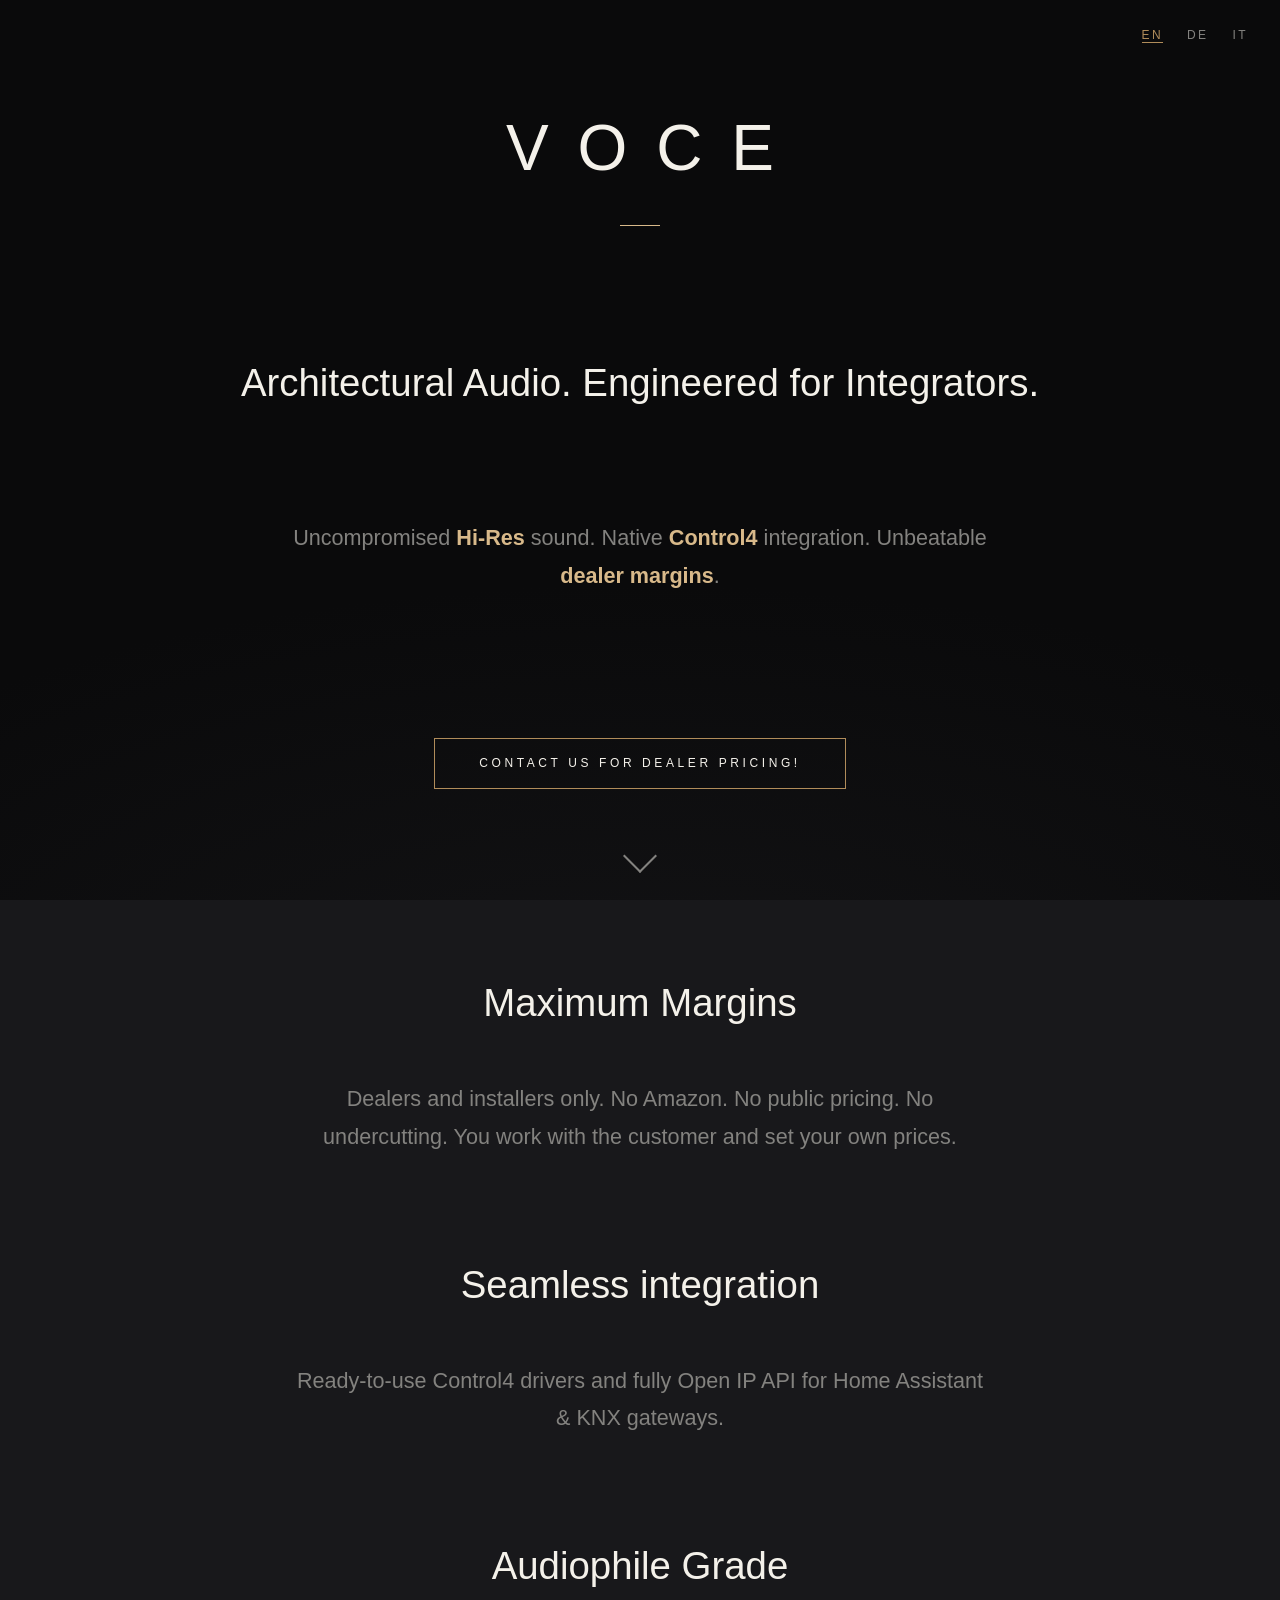
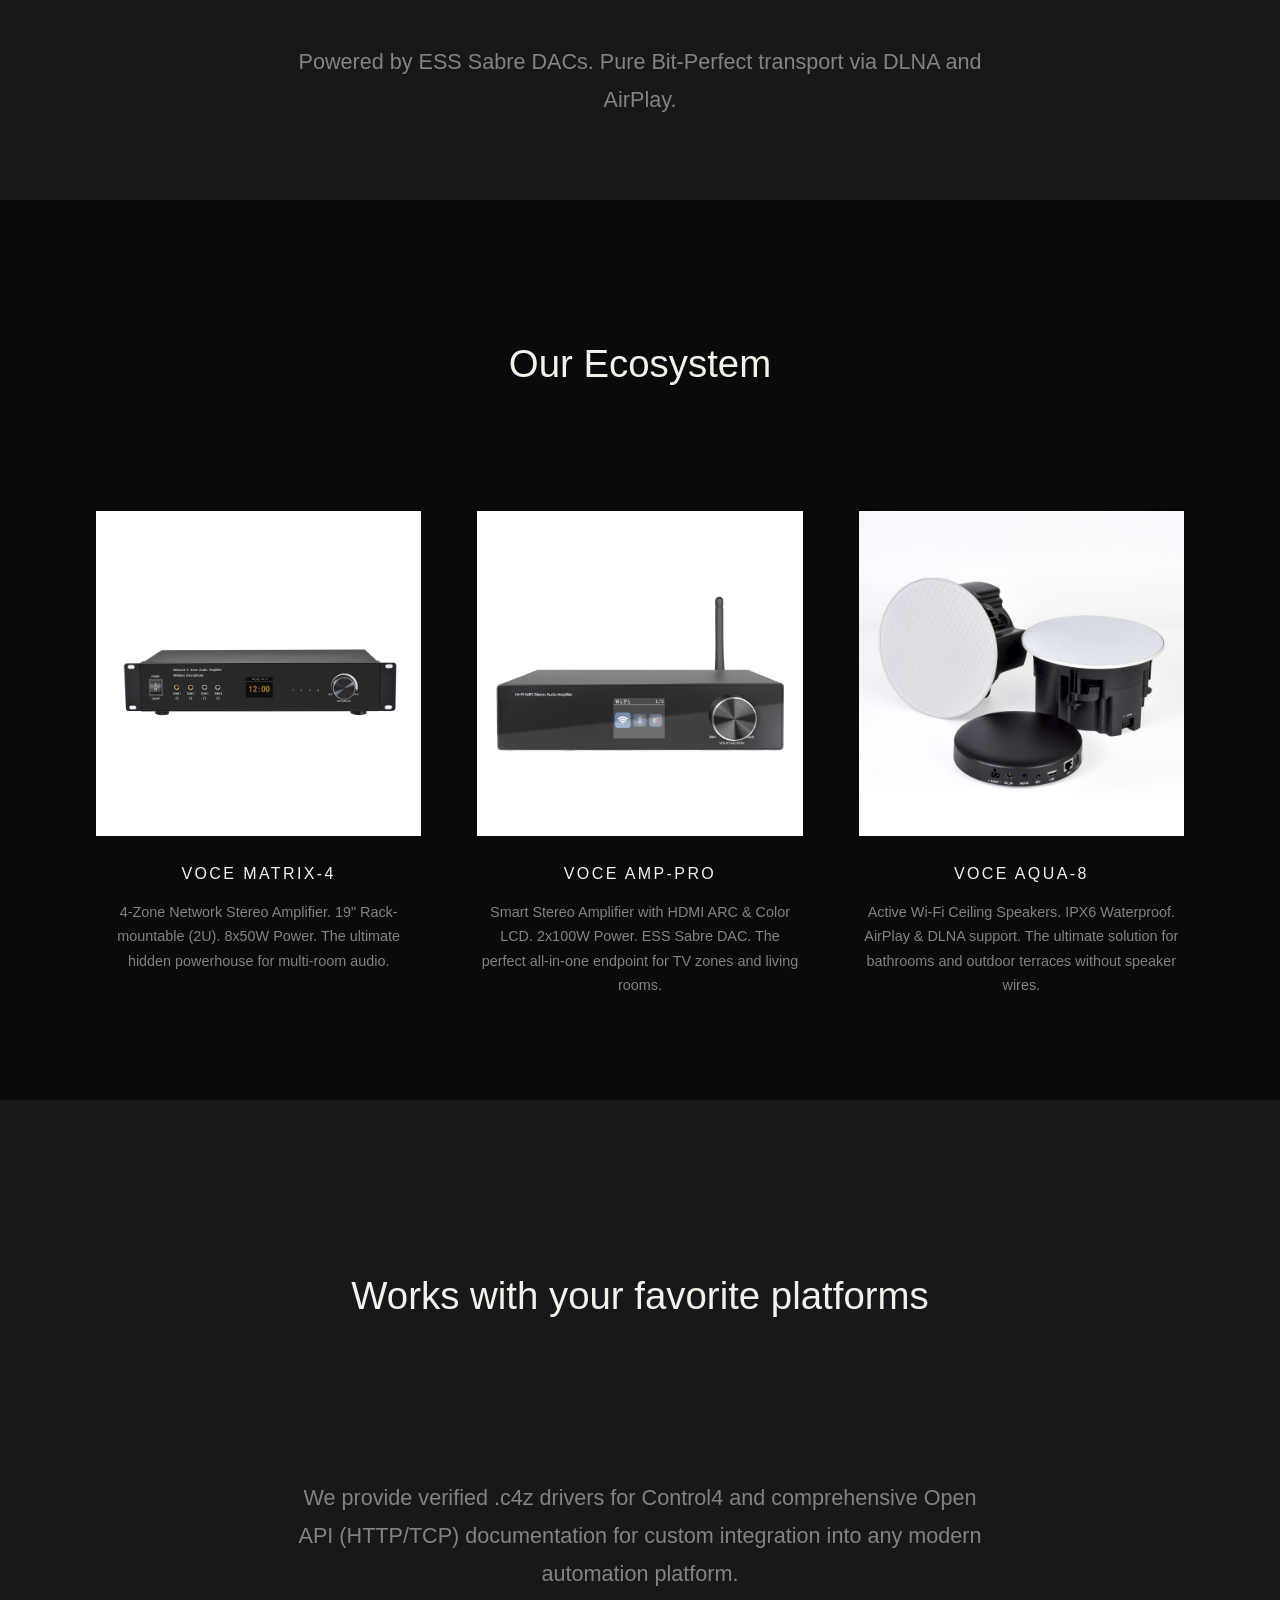
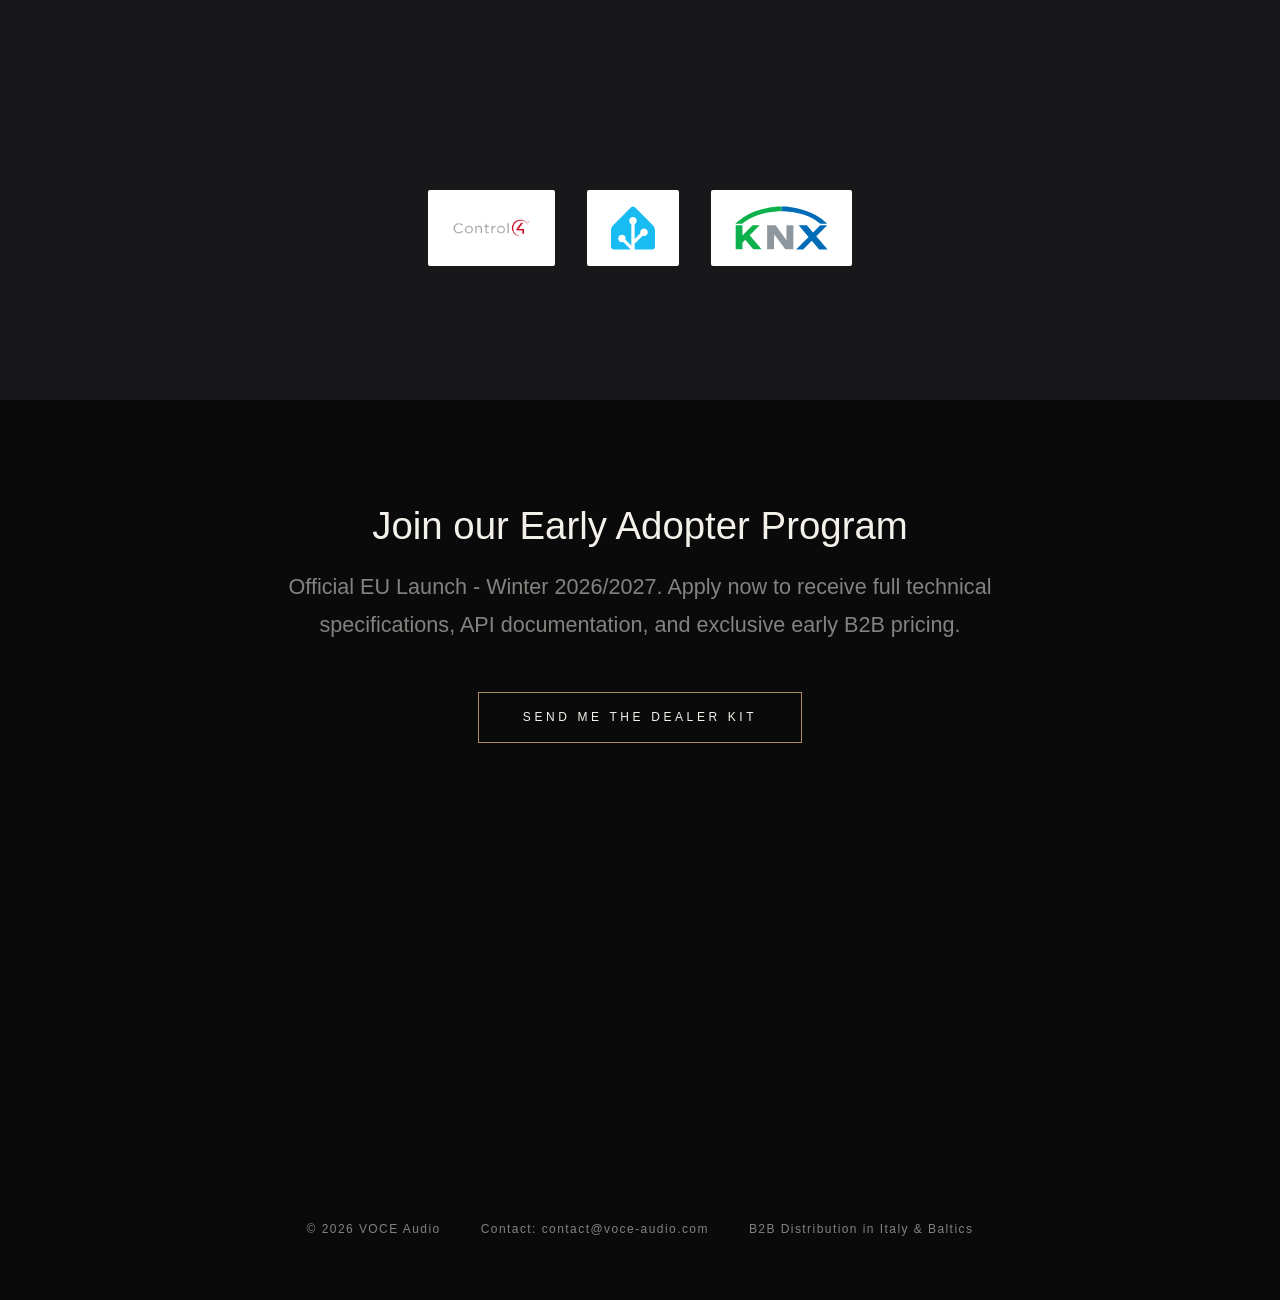
<file: index.html>
<!DOCTYPE html>
<html lang="en">
<head>
  <meta charset="UTF-8">
  <meta name="viewport" content="width=device-width, initial-scale=1.0">
  <title>Voce</title>
  <link rel="icon" type="image/svg+xml" href="favicon.svg">
  <link rel="stylesheet" href="style.css">
</head>
<body>
  <div class="opening">
    <nav class="lang" aria-label="Language">
      <span class="current">EN</span><a href="de/">DE</a><a href="it/">IT</a>
    </nav>
    <h1>Voce</h1>
    <h2>Architectural Audio. Engineered for Integrators.</h2>
    <h3>Uncompromised <strong>Hi-Res</strong> sound. Native <strong>Control4</strong> integration. Unbeatable <strong>dealer margins</strong>.</h3>
    <a class="cta" href="#contact">Contact us for dealer pricing!</a>
    <a class="scroll-arrow" href="#why" aria-label="Scroll to next section"></a>
  </div>
  <div class="why" id="why">
    <h2>Maximum Margins</h2>
    <h3>Dealers and installers only. No Amazon. No public pricing. No undercutting. You work with the customer and set your own prices.</h3>
    <h2>Seamless integration</h2>
    <h3>Ready-to-use Control4 drivers and fully Open IP API for Home Assistant & KNX gateways.</h3>
    <h2>Audiophile Grade</h2>
    <h3>Powered by ESS Sabre DACs. Pure Bit-Perfect transport via DLNA and AirPlay.</h3>
  </div>
  <div class="products">
    <h2>Our Ecosystem</h2>
    <div class="product-grid">
      <article class="product">
        <img src="img/Matrix-4.jpg" alt="VOCE Matrix-4">
        <h3>VOCE Matrix-4</h3>
        <p>4-Zone Network Stereo Amplifier. 19" Rack-mountable (2U). 8x50W Power. The ultimate hidden powerhouse for multi-room audio.</p>
      </article>
      <article class="product">
        <img src="img/Amp-pro.jpg" alt="VOCE Amp-Pro">
        <h3>VOCE Amp-Pro</h3>
        <p>Smart Stereo Amplifier with HDMI ARC & Color LCD. 2x100W Power. ESS Sabre DAC. The perfect all-in-one endpoint for TV zones and living rooms.</p>
      </article>
      <article class="product">
        <img src="img/Aqua-8b.jpg" alt="VOCE Aqua-8">
        <h3>VOCE Aqua-8</h3>
        <p>Active Wi-Fi Ceiling Speakers. IPX6 Waterproof. AirPlay & DLNA support. The ultimate solution for bathrooms and outdoor terraces without speaker wires.</p>
      </article>
    </div>
  </div>
  <div class="integration">
    <h2>Works with your favorite platforms</h2>
    <h3>We provide verified .c4z drivers for Control4 and comprehensive Open API (HTTP/TCP) documentation for custom integration into any modern automation platform.</h3>
    <div class="logo-row">
      <div class="logo-tile"><img class="logo" src="img/control4.png" alt="Control4"></div>
      <div class="logo-tile"><img class="logo" src="img/homeassistant.svg" alt="Home Assistant"></div>
      <div class="logo-tile"><img class="logo" src="img/knx.svg" alt="KNX"></div>
    </div>
  </div>
  <div class="contact" id="contact">
    <h2>Join our Early Adopter Program</h2>
    <h3>Official EU Launch - Winter 2026/2027. Apply now to receive full technical specifications, API documentation, and exclusive early B2B pricing.</h3>
    <a class="cta" href="mailto:contact@voce-audio.com?subject=Voce%20Audio%20Dealer%20Kit&body=Hello%2C%20send%20me%20the%20Dealer%20Kit%21">Send me the Dealer Kit</a>
    <footer class="footer">
      <span>© 2026 VOCE Audio</span>
      <span>Contact: contact@voce-audio.com</span>
      <span>B2B Distribution in Italy &amp; Baltics</span>
    </footer>
  </div>
</body>
</html>
</file>
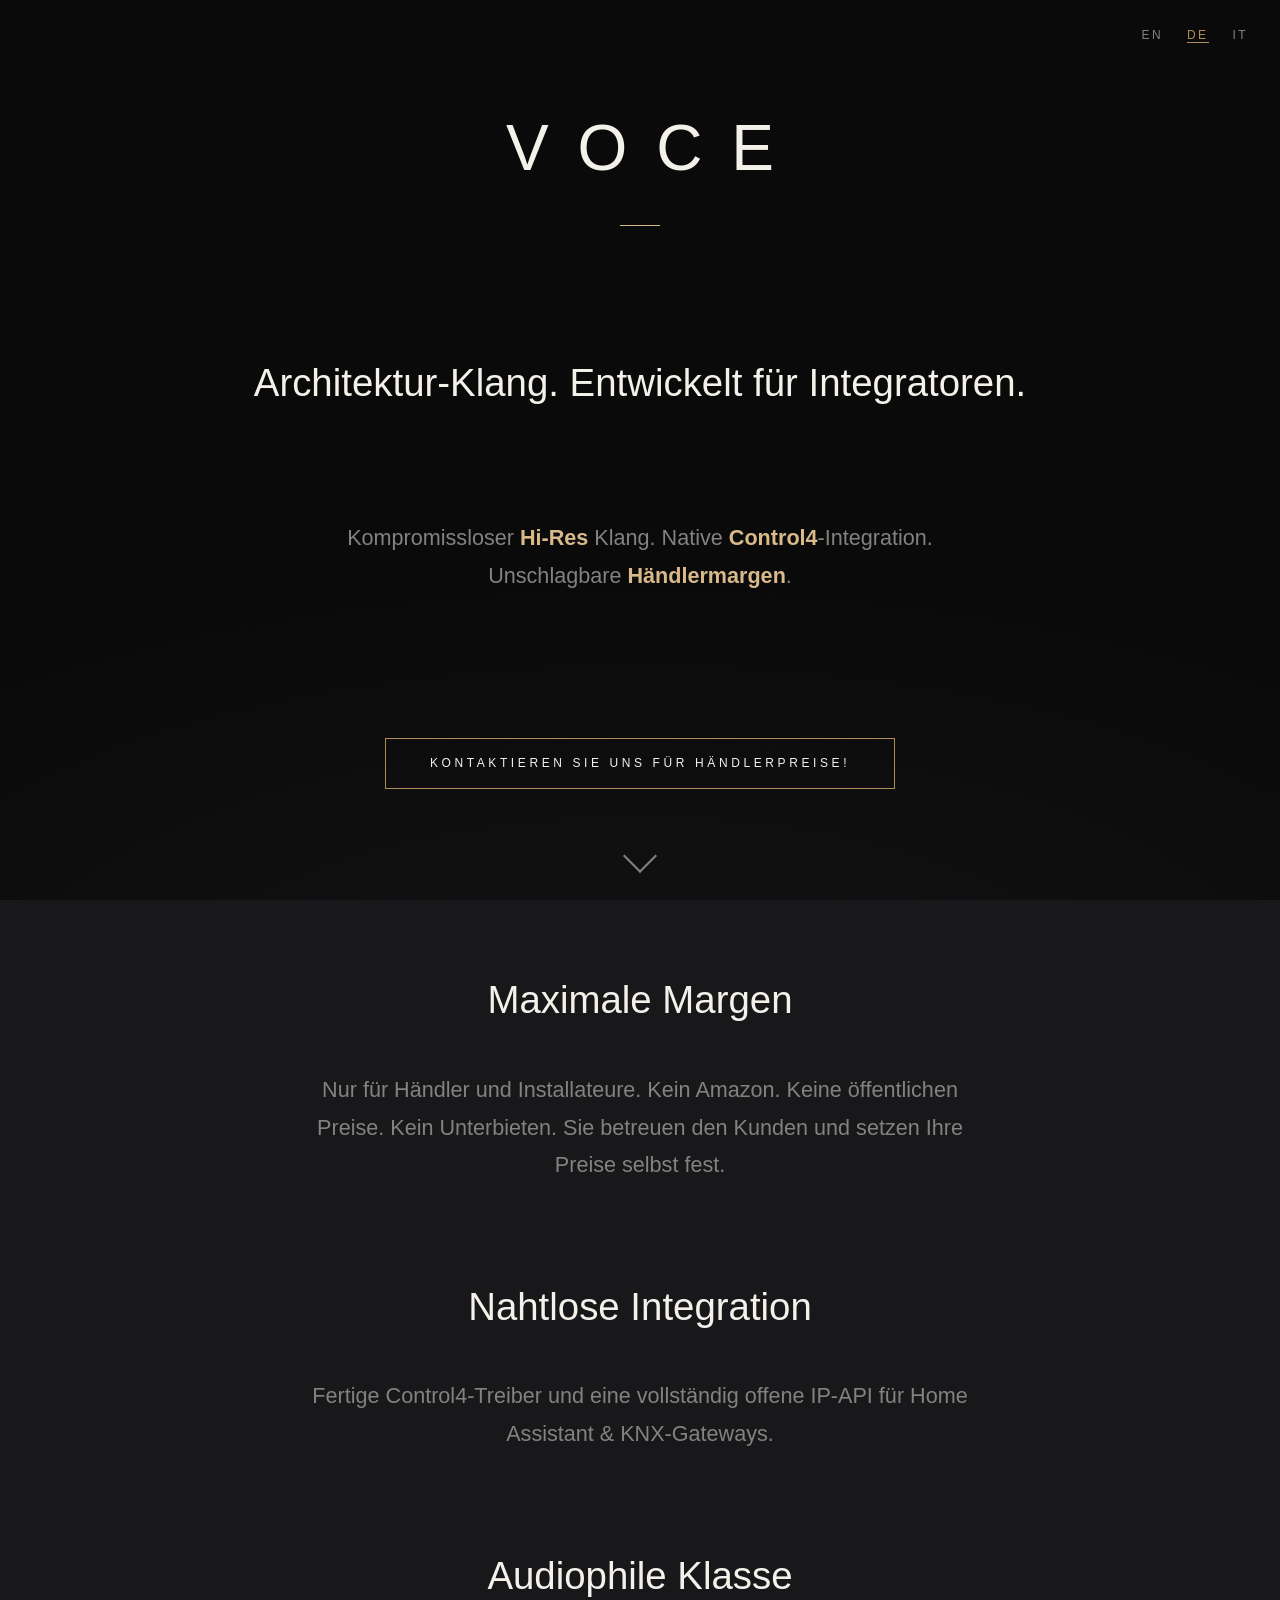
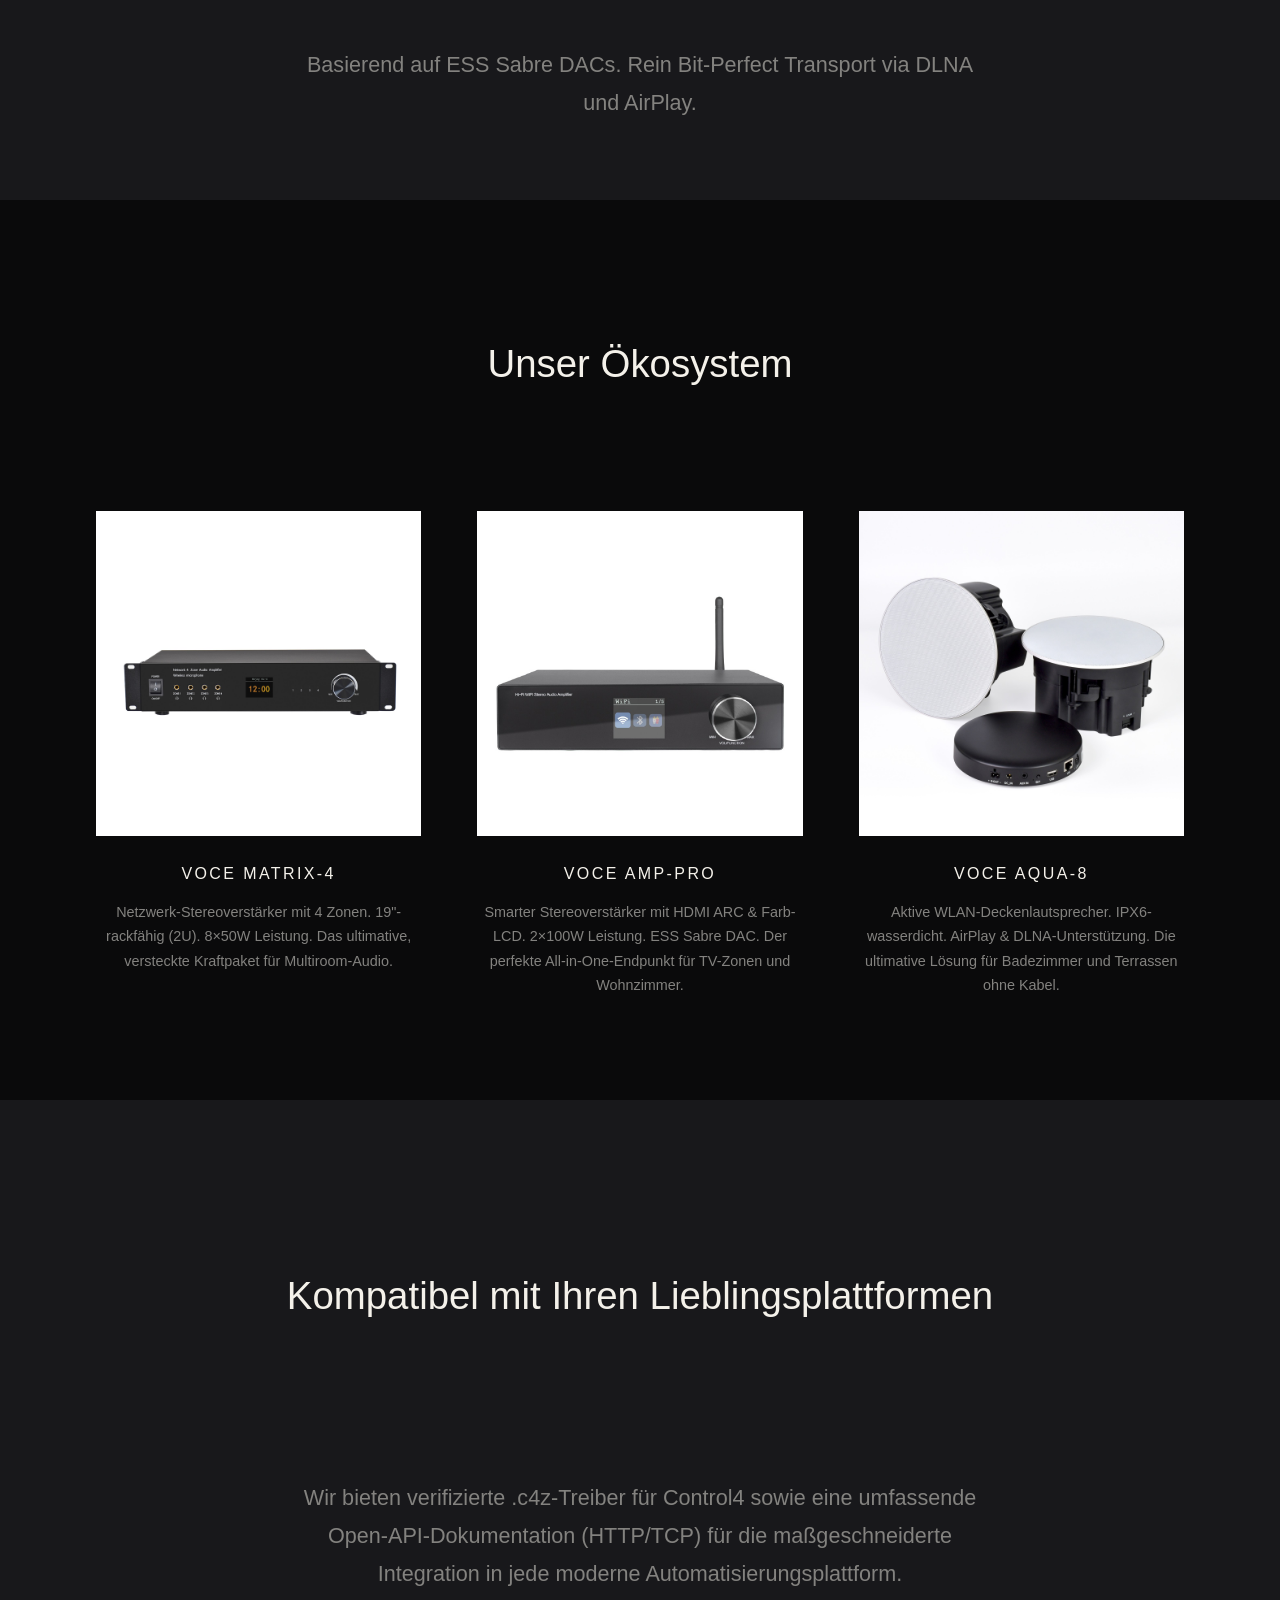
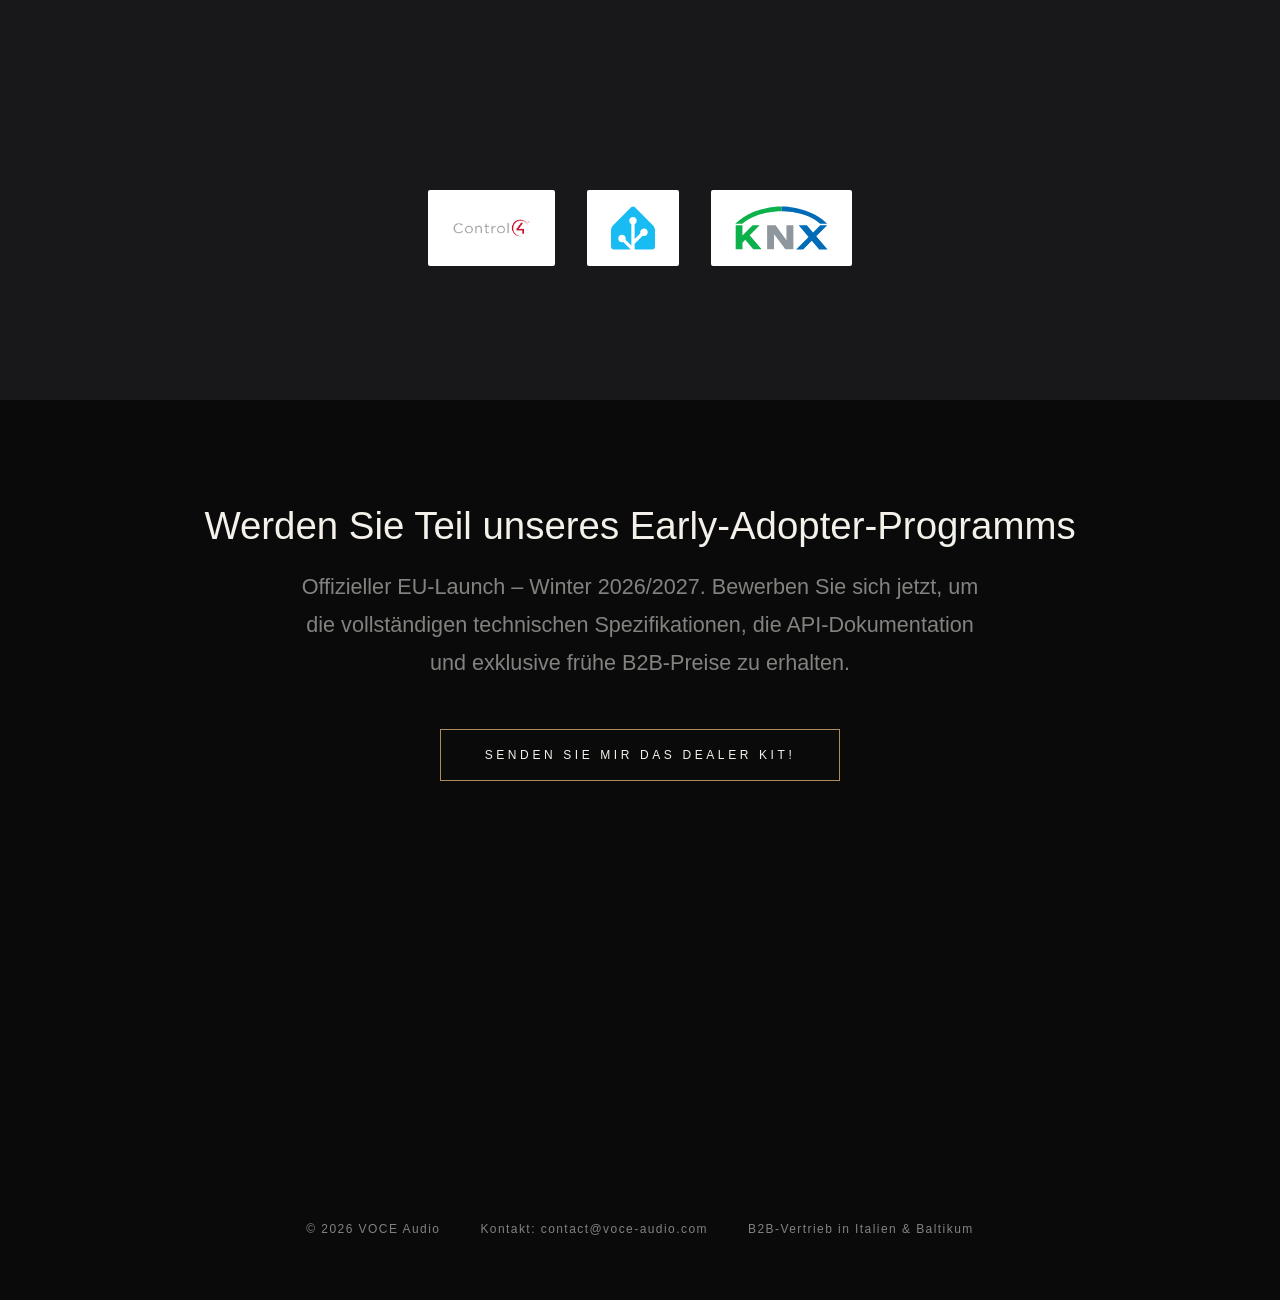
<file: de/index.html>
<!DOCTYPE html>
<html lang="de">
<head>
  <meta charset="UTF-8">
  <meta name="viewport" content="width=device-width, initial-scale=1.0">
  <title>Voce</title>
  <link rel="icon" type="image/svg+xml" href="../favicon.svg">
  <link rel="stylesheet" href="../style.css">
</head>
<body>
  <div class="opening">
    <nav class="lang" aria-label="Sprache">
      <a href="../">EN</a><span class="current">DE</span><a href="../it/">IT</a>
    </nav>
    <h1>Voce</h1>
    <h2>Architektur-Klang. Entwickelt für Integratoren.</h2>
    <h3>Kompromissloser <strong>Hi-Res</strong> Klang. Native <strong>Control4</strong>-Integration. Unschlagbare <strong>Händlermargen</strong>.</h3>
    <a class="cta" href="#contact">Kontaktieren Sie uns für Händlerpreise!</a>
    <a class="scroll-arrow" href="#why" aria-label="Zum nächsten Abschnitt scrollen"></a>
  </div>
  <div class="why" id="why">
    <h2>Maximale Margen</h2>
    <h3>Nur für Händler und Installateure. Kein Amazon. Keine öffentlichen Preise. Kein Unterbieten. Sie betreuen den Kunden und setzen Ihre Preise selbst fest.</h3>
    <h2>Nahtlose Integration</h2>
    <h3>Fertige Control4-Treiber und eine vollständig offene IP-API für Home Assistant &amp; KNX-Gateways.</h3>
    <h2>Audiophile Klasse</h2>
    <h3>Basierend auf ESS Sabre DACs. Rein Bit-Perfect Transport via DLNA und AirPlay.</h3>
  </div>
  <div class="products">
    <h2>Unser Ökosystem</h2>
    <div class="product-grid">
      <article class="product">
        <img src="../img/Matrix-4.jpg" alt="VOCE Matrix-4">
        <h3>VOCE Matrix-4</h3>
        <p>Netzwerk-Stereoverstärker mit 4 Zonen. 19&quot;-rackfähig (2U). 8×50W Leistung. Das ultimative, versteckte Kraftpaket für Multiroom-Audio.</p>
      </article>
      <article class="product">
        <img src="../img/Amp-pro.jpg" alt="VOCE Amp-Pro">
        <h3>VOCE Amp-Pro</h3>
        <p>Smarter Stereoverstärker mit HDMI ARC &amp; Farb-LCD. 2×100W Leistung. ESS Sabre DAC. Der perfekte All-in-One-Endpunkt für TV-Zonen und Wohnzimmer.</p>
      </article>
      <article class="product">
        <img src="../img/Aqua-8b.jpg" alt="VOCE Aqua-8">
        <h3>VOCE Aqua-8</h3>
        <p>Aktive WLAN-Deckenlautsprecher. IPX6-wasserdicht. AirPlay &amp; DLNA-Unterstützung. Die ultimative Lösung für Badezimmer und Terrassen ohne Kabel.</p>
      </article>
    </div>
  </div>
  <div class="integration">
    <h2>Kompatibel mit Ihren Lieblingsplattformen</h2>
    <h3>Wir bieten verifizierte .c4z-Treiber für Control4 sowie eine umfassende Open-API-Dokumentation (HTTP/TCP) für die maßgeschneiderte Integration in jede moderne Automatisierungsplattform.</h3>
    <div class="logo-row">
      <div class="logo-tile"><img class="logo" src="../img/control4.png" alt="Control4"></div>
      <div class="logo-tile"><img class="logo" src="../img/homeassistant.svg" alt="Home Assistant"></div>
      <div class="logo-tile"><img class="logo" src="../img/knx.svg" alt="KNX"></div>
    </div>
  </div>
  <div class="contact" id="contact">
    <h2>Werden Sie Teil unseres Early-Adopter-Programms</h2>
    <h3>Offizieller EU-Launch – Winter 2026/2027. Bewerben Sie sich jetzt, um die vollständigen technischen Spezifikationen, die API-Dokumentation und exklusive frühe B2B-Preise zu erhalten.</h3>
    <a class="cta" href="mailto:contact@voce-audio.com?subject=Voce%20Audio%20Dealer%20Kit&body=Hello%2C%20send%20me%20the%20Dealer%20Kit%21">Senden Sie mir das Dealer Kit!</a>
    <footer class="footer">
      <span>© 2026 VOCE Audio</span>
      <span>Kontakt: contact@voce-audio.com</span>
      <span>B2B-Vertrieb in Italien &amp; Baltikum</span>
    </footer>
  </div>
</body>
</html>
</file>
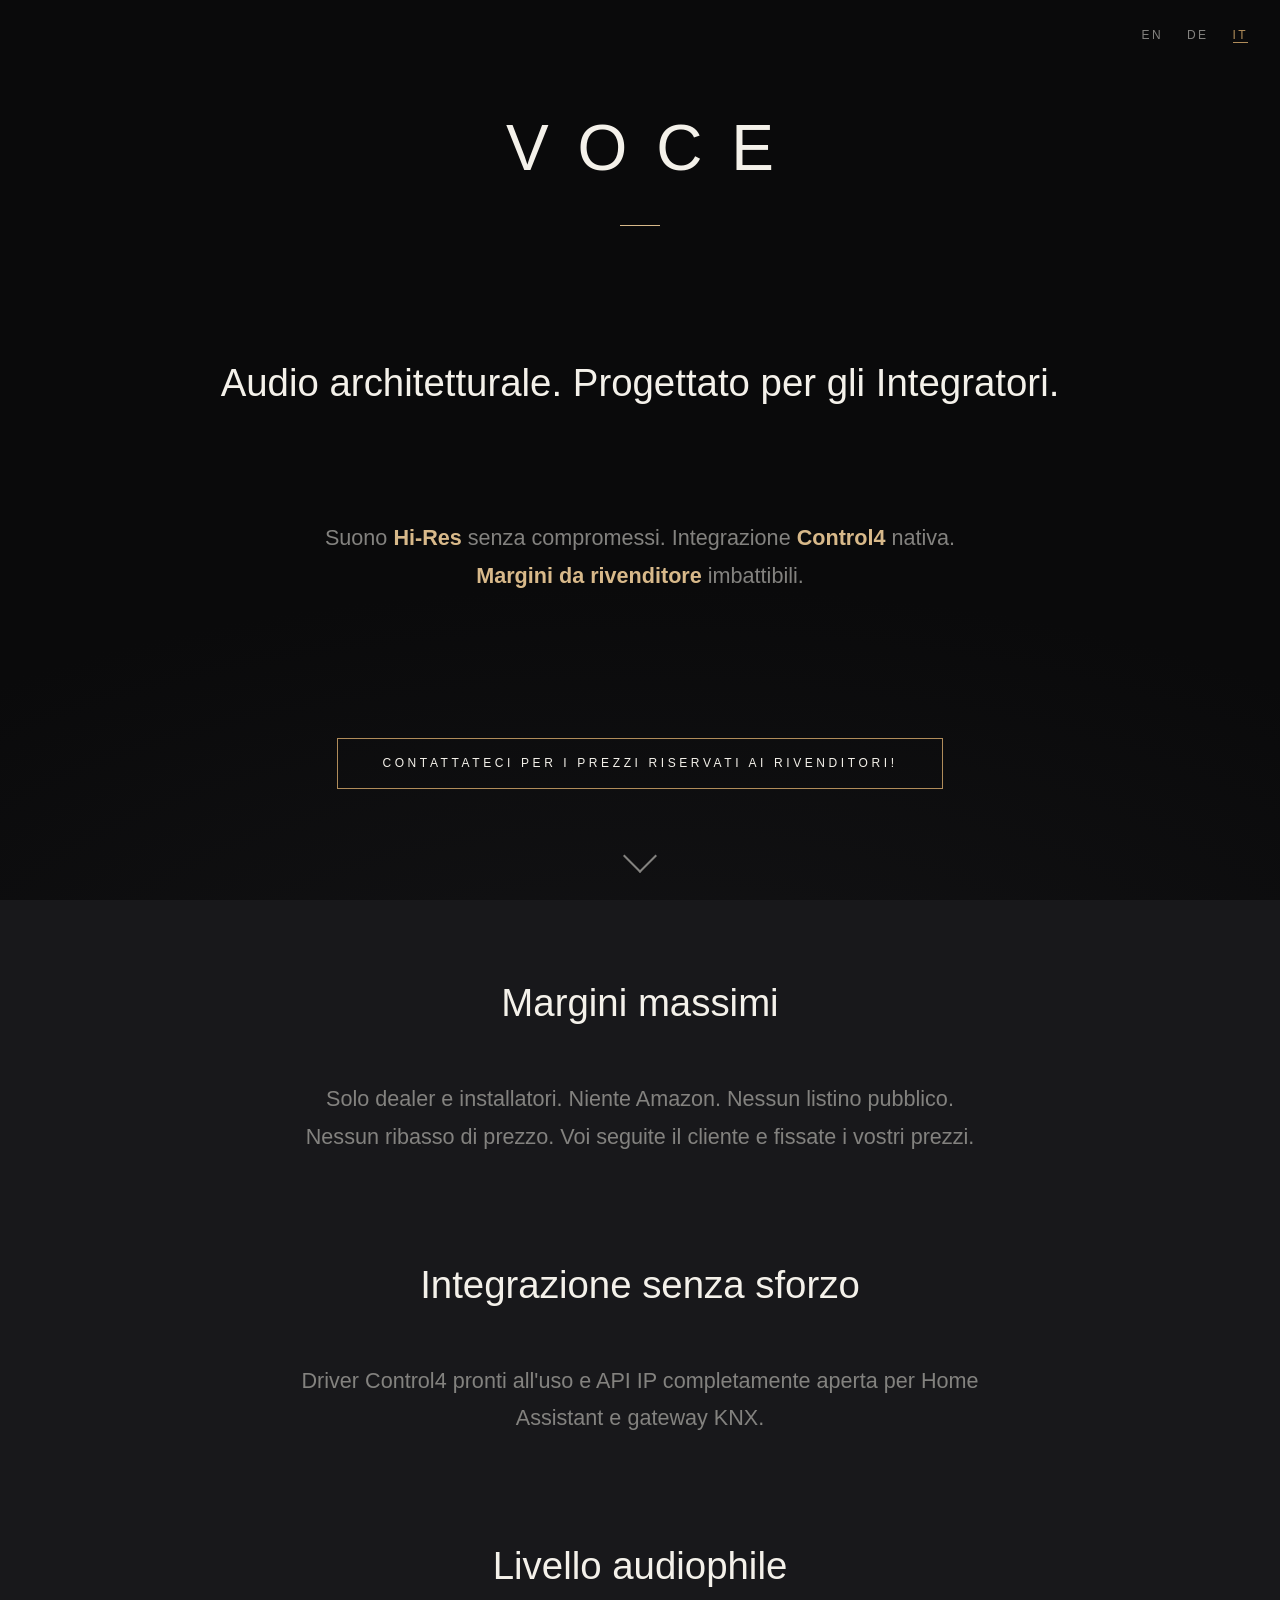
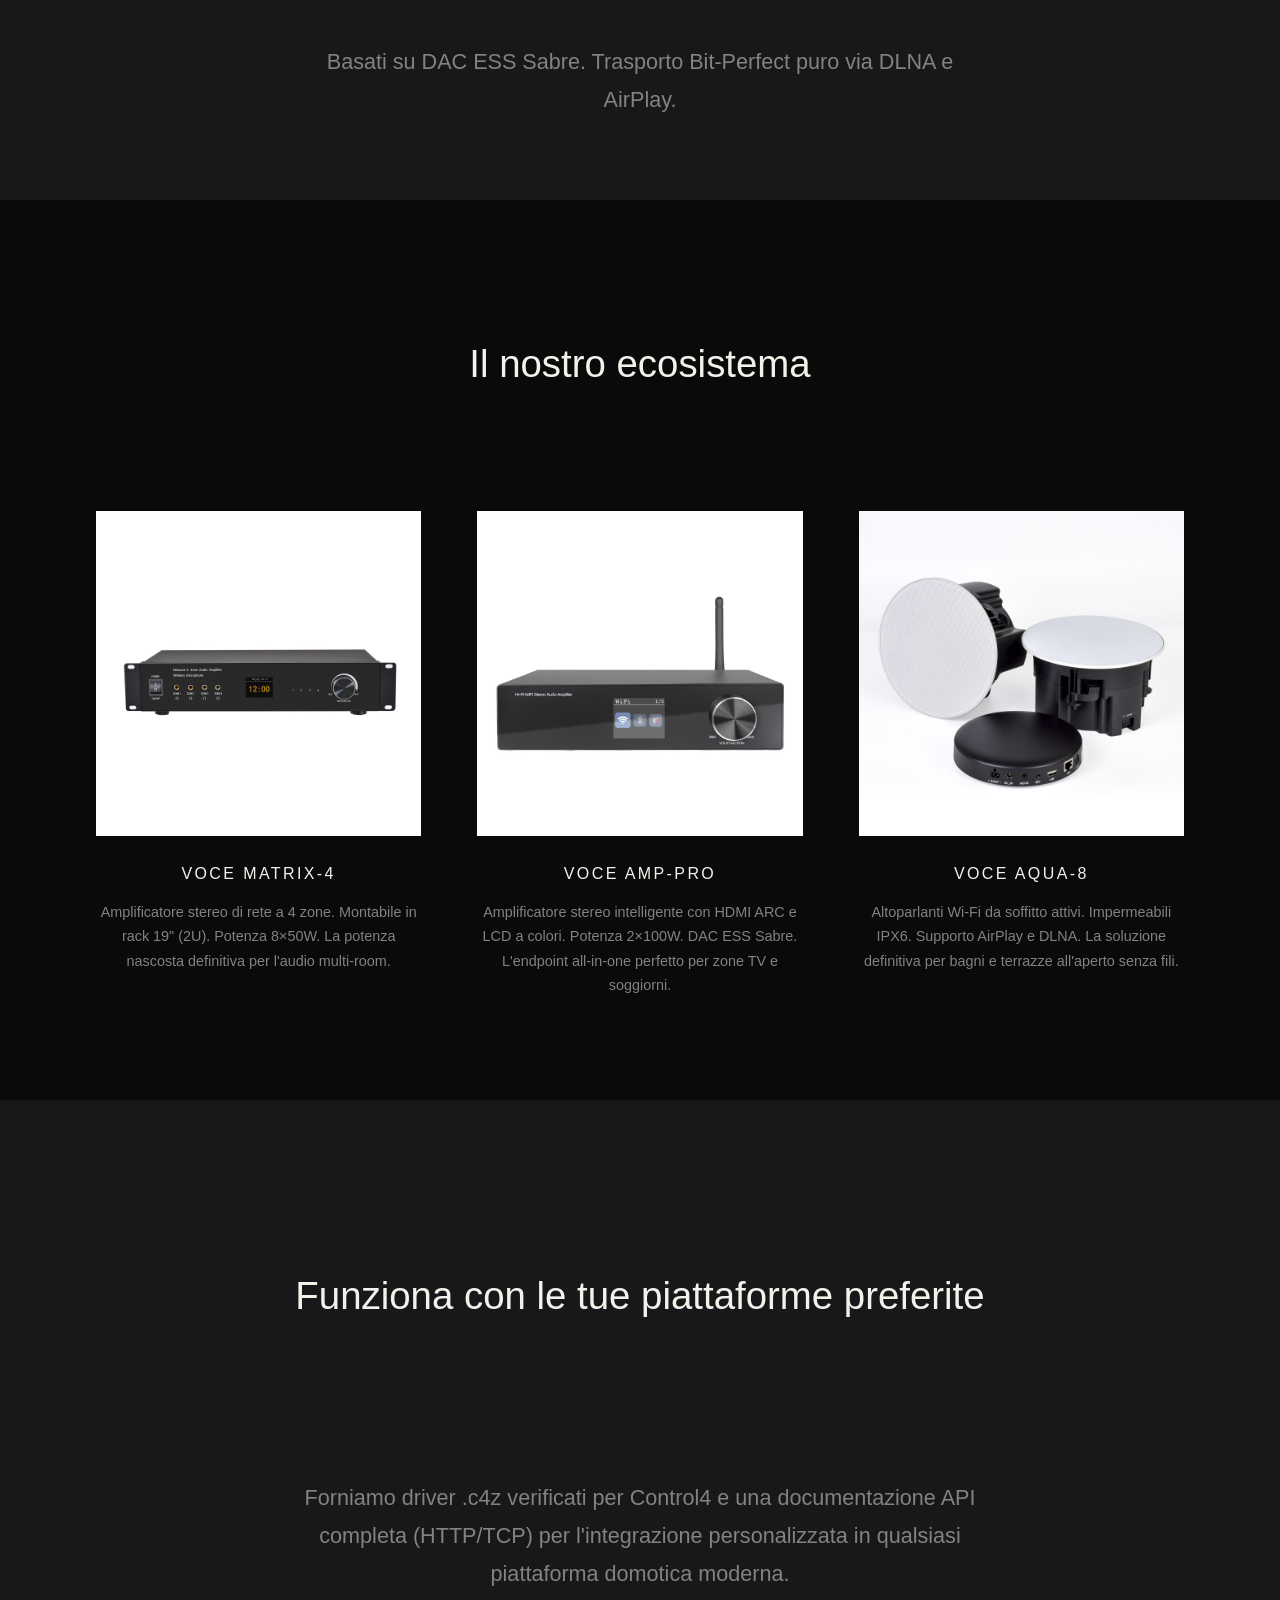
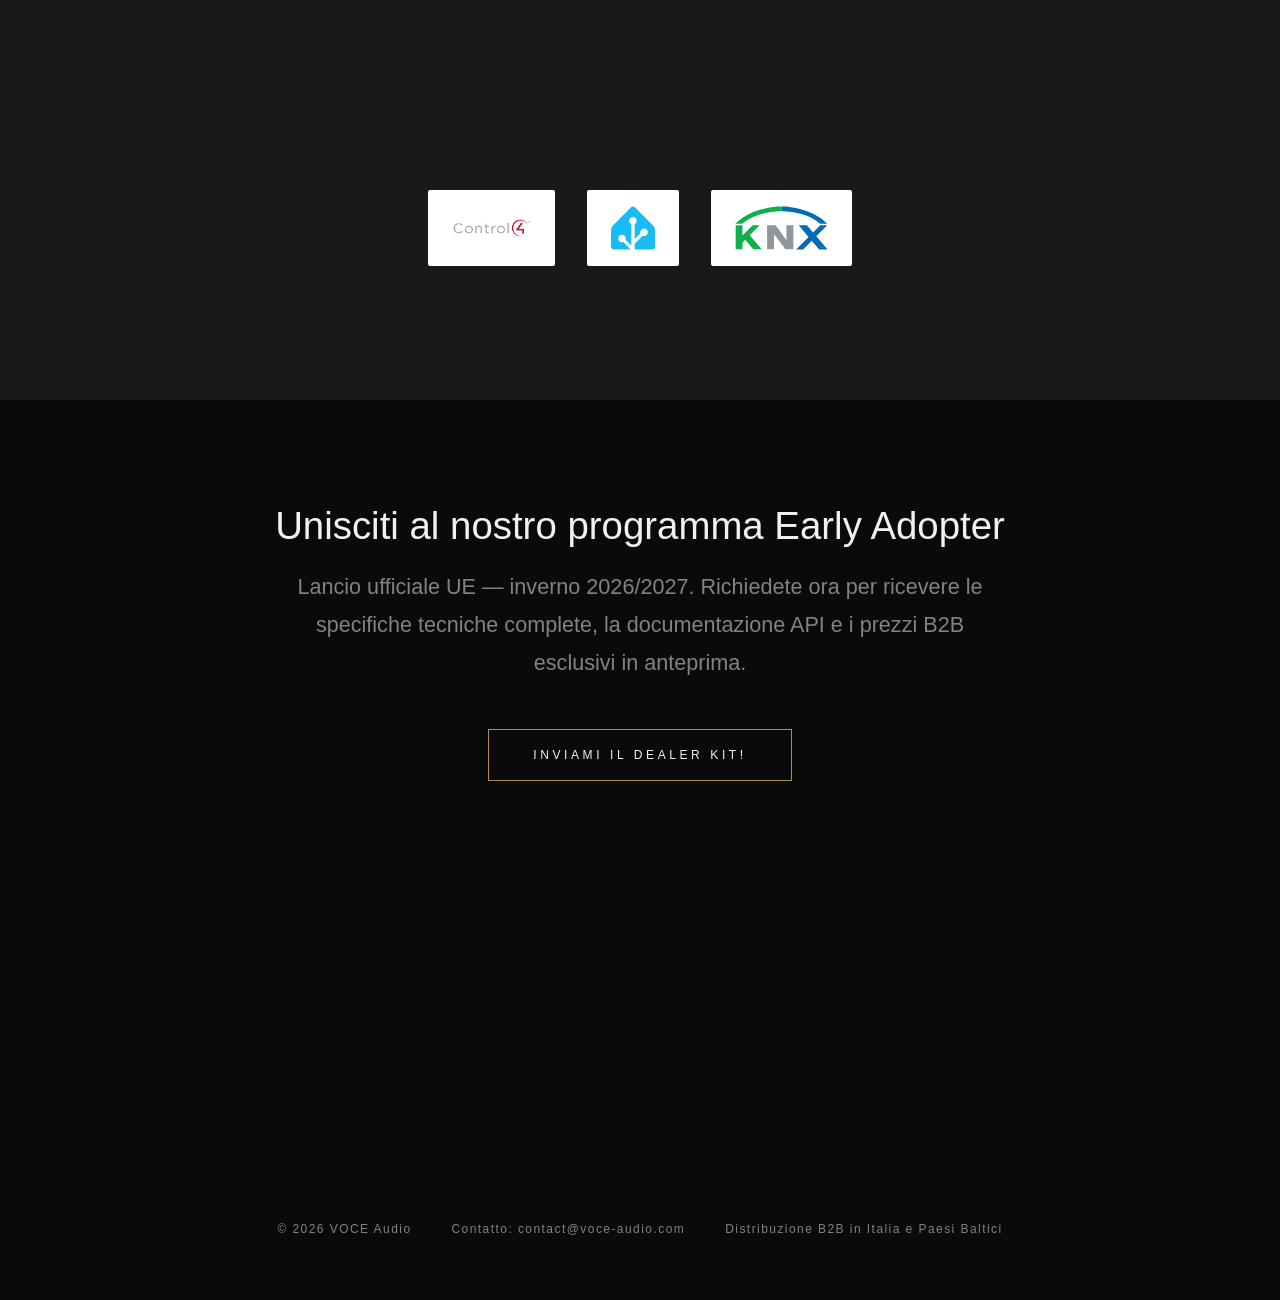
<file: it/index.html>
<!DOCTYPE html>
<html lang="it">
<head>
  <meta charset="UTF-8">
  <meta name="viewport" content="width=device-width, initial-scale=1.0">
  <title>Voce</title>
  <link rel="icon" type="image/svg+xml" href="../favicon.svg">
  <link rel="stylesheet" href="../style.css">
</head>
<body>
  <div class="opening">
    <nav class="lang" aria-label="Lingua">
      <a href="../">EN</a><a href="../de/">DE</a><span class="current">IT</span>
    </nav>
    <h1>Voce</h1>
    <h2>Audio architetturale. Progettato per gli Integratori.</h2>
    <h3>Suono <strong>Hi-Res</strong> senza compromessi. Integrazione <strong>Control4</strong> nativa. <strong>Margini da rivenditore</strong> imbattibili.</h3>
    <a class="cta" href="#contact">Contattateci per i prezzi riservati ai rivenditori!</a>
    <a class="scroll-arrow" href="#why" aria-label="Scorri alla sezione successiva"></a>
  </div>
  <div class="why" id="why">
    <h2>Margini massimi</h2>
    <h3>Solo dealer e installatori. Niente Amazon. Nessun listino pubblico. Nessun ribasso di prezzo. Voi seguite il cliente e fissate i vostri prezzi.</h3>
    <h2>Integrazione senza sforzo</h2>
    <h3>Driver Control4 pronti all'uso e API IP completamente aperta per Home Assistant e gateway KNX.</h3>
    <h2>Livello audiophile</h2>
    <h3>Basati su DAC ESS Sabre. Trasporto Bit-Perfect puro via DLNA e AirPlay.</h3>
  </div>
  <div class="products">
    <h2>Il nostro ecosistema</h2>
    <div class="product-grid">
      <article class="product">
        <img src="../img/Matrix-4.jpg" alt="VOCE Matrix-4">
        <h3>VOCE Matrix-4</h3>
        <p>Amplificatore stereo di rete a 4 zone. Montabile in rack 19&quot; (2U). Potenza 8×50W. La potenza nascosta definitiva per l'audio multi-room.</p>
      </article>
      <article class="product">
        <img src="../img/Amp-pro.jpg" alt="VOCE Amp-Pro">
        <h3>VOCE Amp-Pro</h3>
        <p>Amplificatore stereo intelligente con HDMI ARC e LCD a colori. Potenza 2×100W. DAC ESS Sabre. L'endpoint all-in-one perfetto per zone TV e soggiorni.</p>
      </article>
      <article class="product">
        <img src="../img/Aqua-8b.jpg" alt="VOCE Aqua-8">
        <h3>VOCE Aqua-8</h3>
        <p>Altoparlanti Wi-Fi da soffitto attivi. Impermeabili IPX6. Supporto AirPlay e DLNA. La soluzione definitiva per bagni e terrazze all'aperto senza fili.</p>
      </article>
    </div>
  </div>
  <div class="integration">
    <h2>Funziona con le tue piattaforme preferite</h2>
    <h3>Forniamo driver .c4z verificati per Control4 e una documentazione API completa (HTTP/TCP) per l'integrazione personalizzata in qualsiasi piattaforma domotica moderna.</h3>
    <div class="logo-row">
      <div class="logo-tile"><img class="logo" src="../img/control4.png" alt="Control4"></div>
      <div class="logo-tile"><img class="logo" src="../img/homeassistant.svg" alt="Home Assistant"></div>
      <div class="logo-tile"><img class="logo" src="../img/knx.svg" alt="KNX"></div>
    </div>
  </div>
  <div class="contact" id="contact">
    <h2>Unisciti al nostro programma Early Adopter</h2>
    <h3>Lancio ufficiale UE — inverno 2026/2027. Richiedete ora per ricevere le specifiche tecniche complete, la documentazione API e i prezzi B2B esclusivi in anteprima.</h3>
    <a class="cta" href="mailto:contact@voce-audio.com?subject=Voce%20Audio%20Dealer%20Kit&body=Hello%2C%20send%20me%20the%20Dealer%20Kit%21">Inviami il Dealer Kit!</a>
    <footer class="footer">
      <span>© 2026 VOCE Audio</span>
      <span>Contatto: contact@voce-audio.com</span>
      <span>Distribuzione B2B in Italia e Paesi Baltici</span>
    </footer>
  </div>
</body>
</html>
</file>
<file: style.css>
/* Voce — quiet luxury / high-tech */

:root {
  --color-black: #0a0a0b;      /* page background */
  --color-grey: #18181b;       /* alternate splash background */
  --color-surface: #131315;    /* subtle raised surfaces */
  --color-white: #f4f1ea;      /* warm white text */
  --color-muted: #83827f;      /* secondary text */
  --color-bronze: #b08c5a;     /* bronze accent */
  --color-gold: #d8b98a;       /* bright gold highlight */

  --font: "Helvetica Neue", "Segoe UI", Arial, sans-serif;
}

* {
  margin: 0;
  box-sizing: border-box;
}

html {
  scroll-behavior: smooth;
}

body {
  background: var(--color-black);
  color: var(--color-white);
  font-family: var(--font);
  -webkit-font-smoothing: antialiased;
}

/* Each section is one full-screen splash */
.opening,
.why,
.products,
.integration,
.contact {
  min-height: 100vh;
  min-height: 100svh; /* small viewport height: ignores mobile browser toolbar overlays */
  display: grid;
  place-items: center;
  text-align: center;
  padding: 4rem 1.5rem;
}

.opening {
  position: relative;
  background: radial-gradient(ellipse 80% 50% at 50% 115%, var(--color-surface), var(--color-black));
}

.scroll-arrow {
  position: absolute;
  bottom: 2rem;
  left: 50%;
  width: 1.5rem;
  height: 1.5rem;
  border-right: 2px solid var(--color-muted);
  border-bottom: 2px solid var(--color-muted);
  transform: translateX(-50%) rotate(45deg);
  transition: border-color 0.3s ease;
}

.scroll-arrow:hover {
  border-color: var(--color-gold);
}

.lang {
  position: absolute;
  top: 1.75rem;
  right: 2rem;
  display: flex;
  gap: 1.5rem;
  font-size: 0.75rem;
  letter-spacing: 0.2em;
  text-transform: uppercase;
}

.lang a {
  color: var(--color-muted);
  text-decoration: none;
  transition: color 0.3s ease;
}

.lang a:hover {
  color: var(--color-gold);
}

.lang .current {
  color: var(--color-bronze);
  border-bottom: 1px solid var(--color-bronze);
}

.why,
.integration {
  background: var(--color-grey);
}

/* — Opening — */

h1 {
  font-size: clamp(2.5rem, 7vw, 4rem);
  font-weight: 200;
  letter-spacing: 0.45em;
  text-indent: 0.45em; /* balances trailing tracking, keeps word centered */
  text-transform: uppercase;
}

h1::after {
  content: "";
  display: block;
  width: 2.5rem;
  height: 1px;
  background: var(--color-gold);
  margin: 2.5rem auto 0;
}

h2 {
  font-size: clamp(1.5rem, 3.5vw, 2.4rem);
  font-weight: 400;
  margin-top: 2.5rem;
}

h3 {
  font-size: clamp(1rem, 2vw, 1.35rem);
  font-weight: 350;
  line-height: 1.75;
  color: var(--color-muted);
  max-width: 44rem;
  margin: 1.25rem auto 0;
}

strong {
  color: var(--color-gold);
  font-weight: 550;
}

.cta {
  display: inline-block;
  margin-top: 3rem;
  padding: 1.1rem 2.75rem;
  font-family: inherit;
  font-size: 0.75rem;
  letter-spacing: 0.3em;
  text-transform: uppercase;
  text-decoration: none;
  color: var(--color-white);
  background: transparent;
  border: 1px solid var(--color-bronze);
  cursor: pointer;
  transition: background 0.3s ease, color 0.3s ease;
}

.cta:hover {
  background: var(--color-bronze);
  color: var(--color-black);
}

/* — Why: three value props — */

.why h2 {
  margin-top: 4.5rem;
}

.why h2:first-of-type {
  margin-top: 0;
}

/* — Products: stacked on mobile, three columns from 48rem up — */

.products h2 {
  margin-bottom: 4rem;
}

.product-grid {
  width: 100%;
  max-width: 68rem;
  display: flex;
  flex-direction: column;
}

/* Stacked products: thin golden hairline between them */
.product + .product {
  margin-top: 3.5rem;
  padding-top: 3.5rem;
  position: relative;
}

.product + .product::before {
  content: "";
  position: absolute;
  top: 0;
  left: 50%;
  transform: translateX(-50%);
  width: 6rem;
  height: 1px;
  background: var(--color-gold);
}

@media (min-width: 48rem) {
  .product-grid {
    flex-direction: row;
    justify-content: center;
    gap: 3.5rem;
  }

  .product {
    flex: 1 1 0;
  }

  .products h2 {
    margin-bottom: 3rem;
  }

  .product + .product {
    margin-top: 0;
    padding-top: 0;
  }

  .product + .product::before {
    display: none;
  }
}

.product img {
  display: block;
  width: 100%;
  height: auto;
}

.product h3 {
  margin-top: 1.5rem;
  font-size: 1rem;
  font-weight: 450;
  letter-spacing: 0.15em;
  text-transform: uppercase;
  color: var(--color-white);
}

.product p {
  margin: 0.75rem auto 0;
  max-width: 22rem;
  font-size: 0.9rem;
  font-weight: 350;
  line-height: 1.7;
  color: var(--color-muted);
}

/* — Integration logos — */

.logo-row {
  display: flex;
  flex-wrap: wrap;
  justify-content: center;
  gap: 2rem;
  margin-top: 3.5rem;
}

.logo-tile {
  background: #ffffff;
  padding: 1rem 1.5rem;
  display: grid;
  place-items: center;
  border-radius: 2px;
}

.logo {
  height: 2.75rem;
  max-width: 10rem;
  object-fit: contain;
}

/* — Contact — */

/* — Contact: centered content, footer pinned to the bottom — */

.contact {
  display: flex;
  flex-direction: column;
  align-items: center;
  justify-content: center;
}

.footer {
  margin-top: auto;
  padding-top: 3rem;
  display: flex;
  flex-wrap: wrap;
  justify-content: center;
  gap: 1rem 2.5rem;
  font-size: 0.75rem;
  letter-spacing: 0.12em;
  color: var(--color-muted);
}

::selection {
  background: var(--color-bronze);
  color: var(--color-black);
}
</file>
